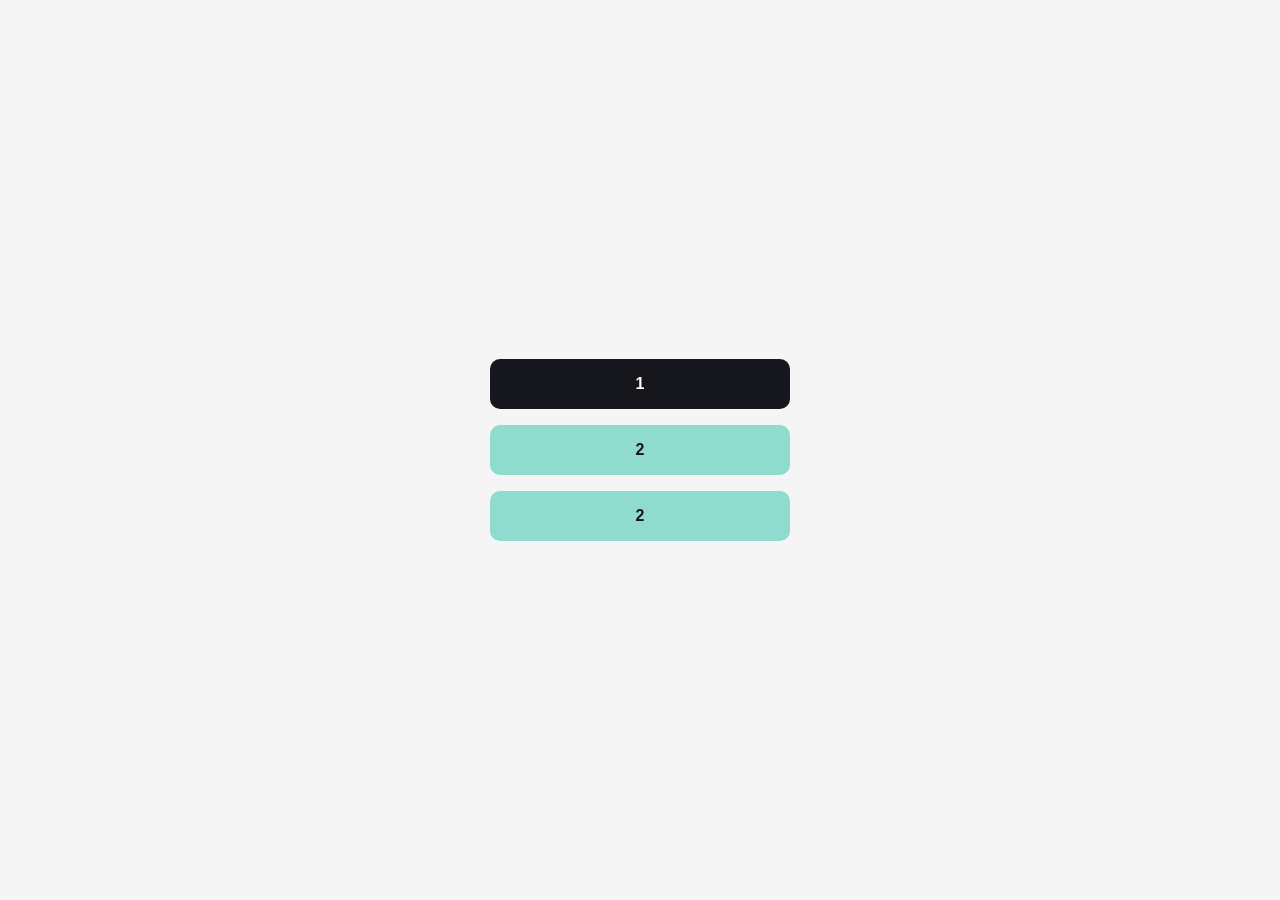
<file: index.html>
<!DOCTYPE html>
    <html lang="en">
    <head>
        <meta charset="UTF-8">
        <meta name="viewport" content="width=device-width, initial-scale=1.0">
        <title>StroomX Links</title>
    </head>

    <body style="
        margin: 0;
        min-height: 100vh;
        display: flex;
        justify-content: center;
        align-items: center;
        background: #f5f5f5;
        font-family: Arial, sans-serif;
    ">

        <div style="
            display: flex;
            flex-direction: column;
            gap: 16px;
            width: 300px;
        ">

            <a target="_blank" href="./StroomX.html" style="
                display: block;
                padding: 16px 20px;
                background: #15171c;
                color: #ffffff;
                text-decoration: none;
                text-align: center;
                border-radius: 10px;
                font-size: 16px;
                font-weight: 600;
            ">
                1
            </a>
            
            <a target="_blank" href="./index2.html" style="
                display: block;
                padding: 16px 20px;
                background: #8fdccf;
                color: #15171c;
                text-decoration: none;
                text-align: center;
                border-radius: 10px;
                font-size: 16px;
                font-weight: 600;
            ">
                2
            </a>
    <a target="_blank" href="./website-3/stroomxweb3.html" style="
                display: block;
                padding: 16px 20px;
                background: #8fdccf;
                color: #15171c;
                text-decoration: none;
                text-align: center;
                border-radius: 10px;
                font-size: 16px;
                font-weight: 600;
            ">
                2
            </a>

        </div>

    </body>
    </html>
</file>
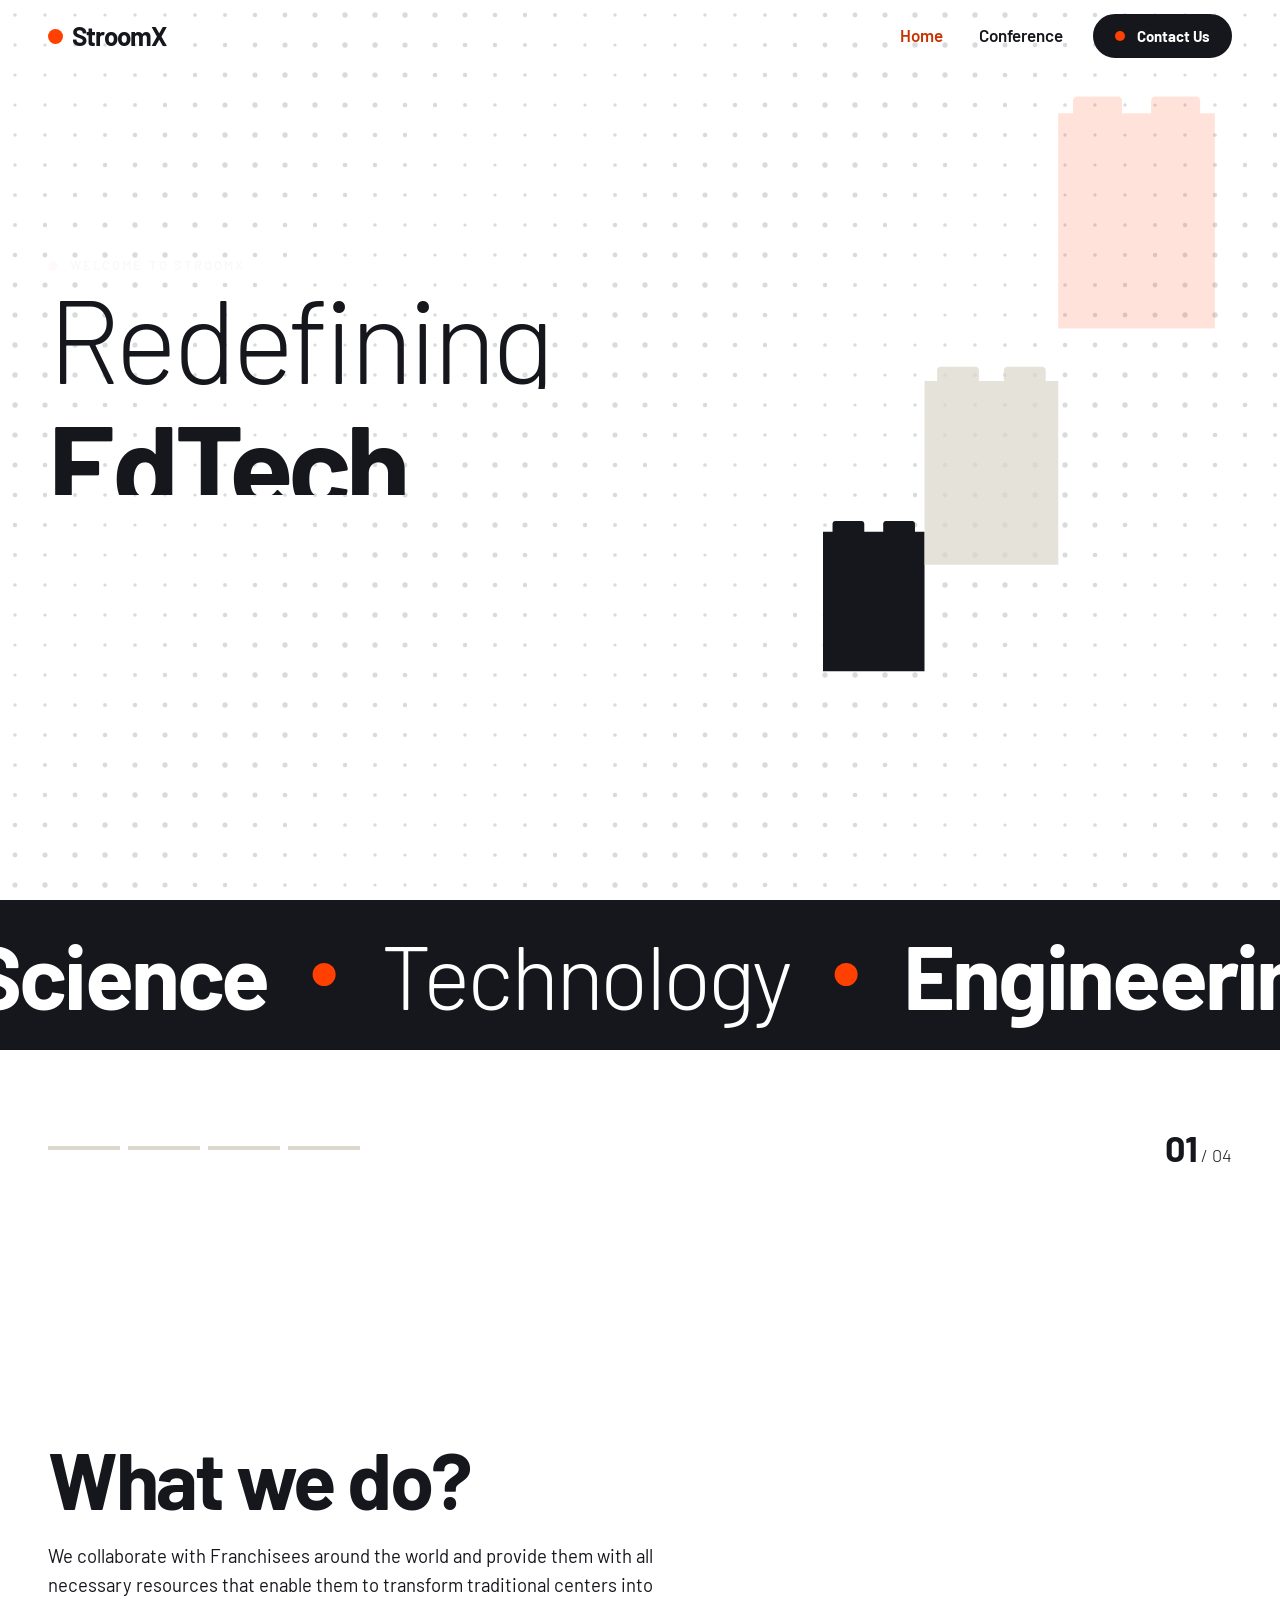
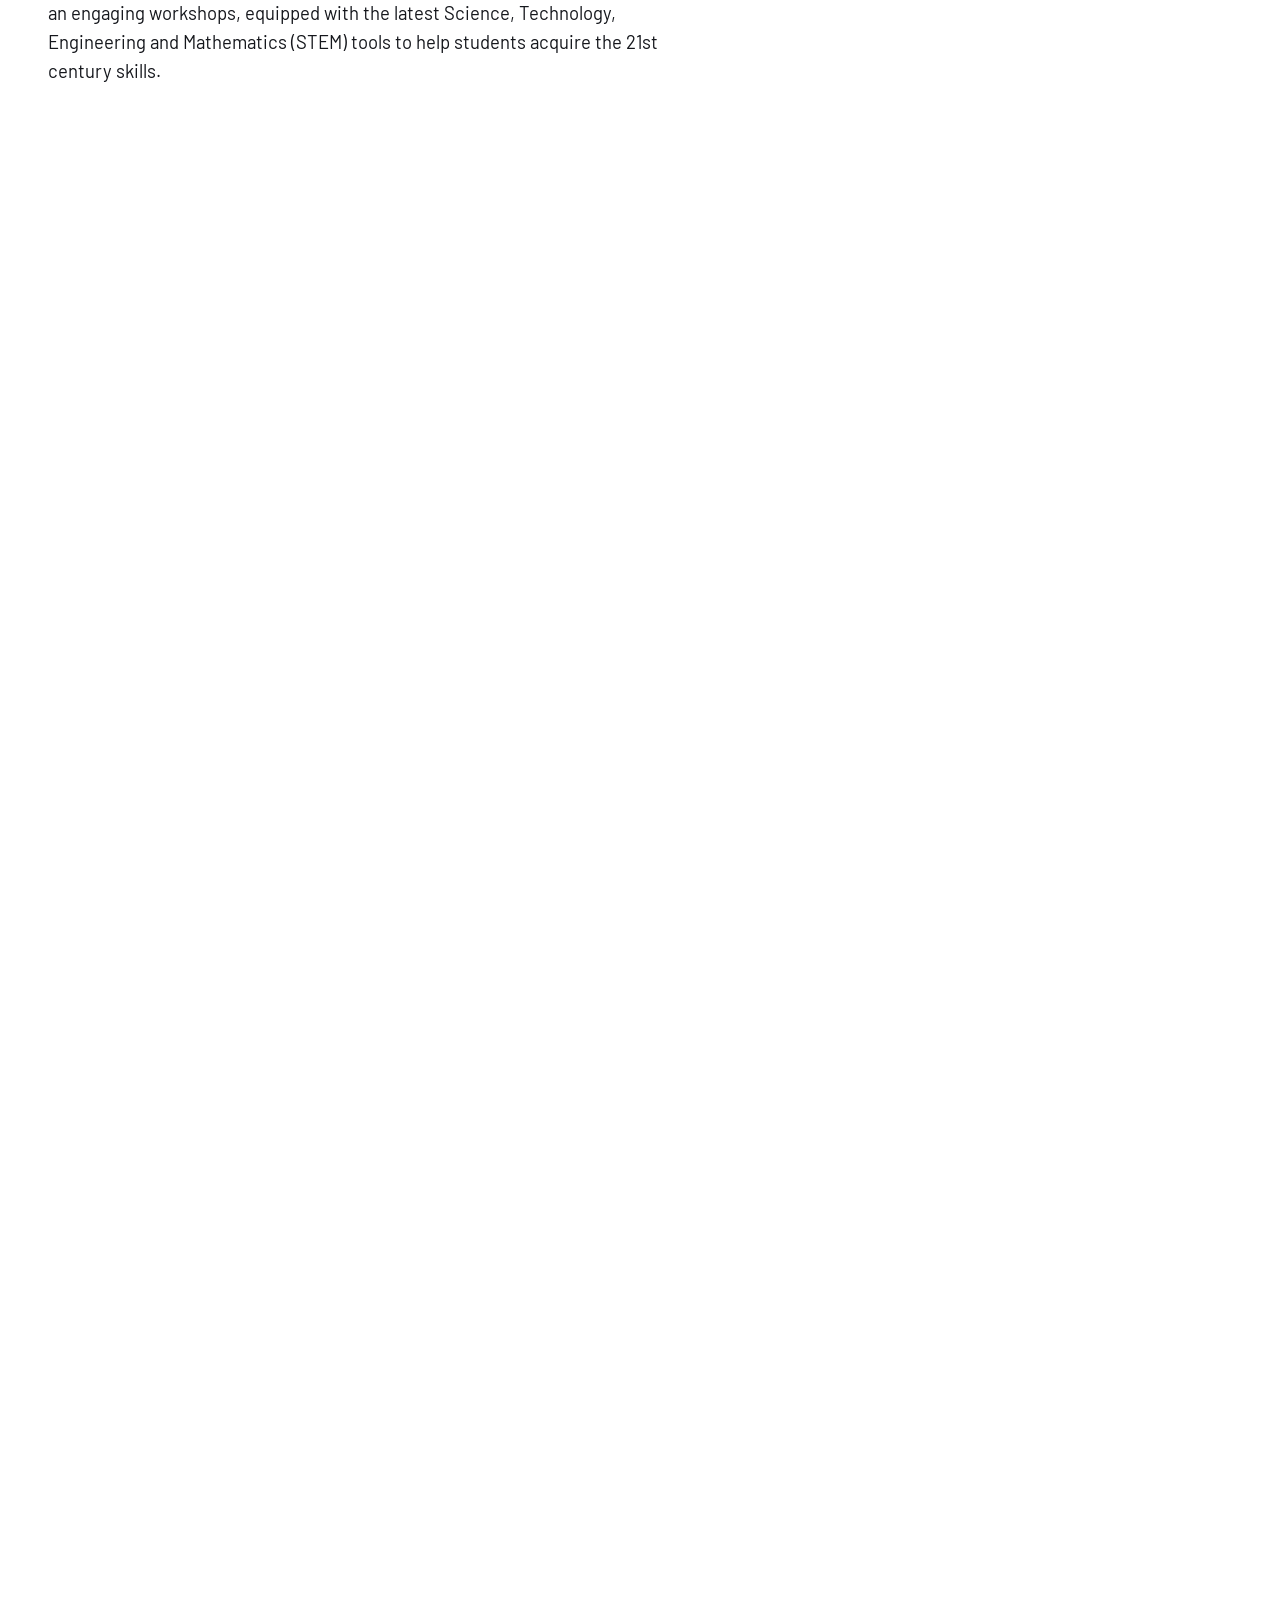
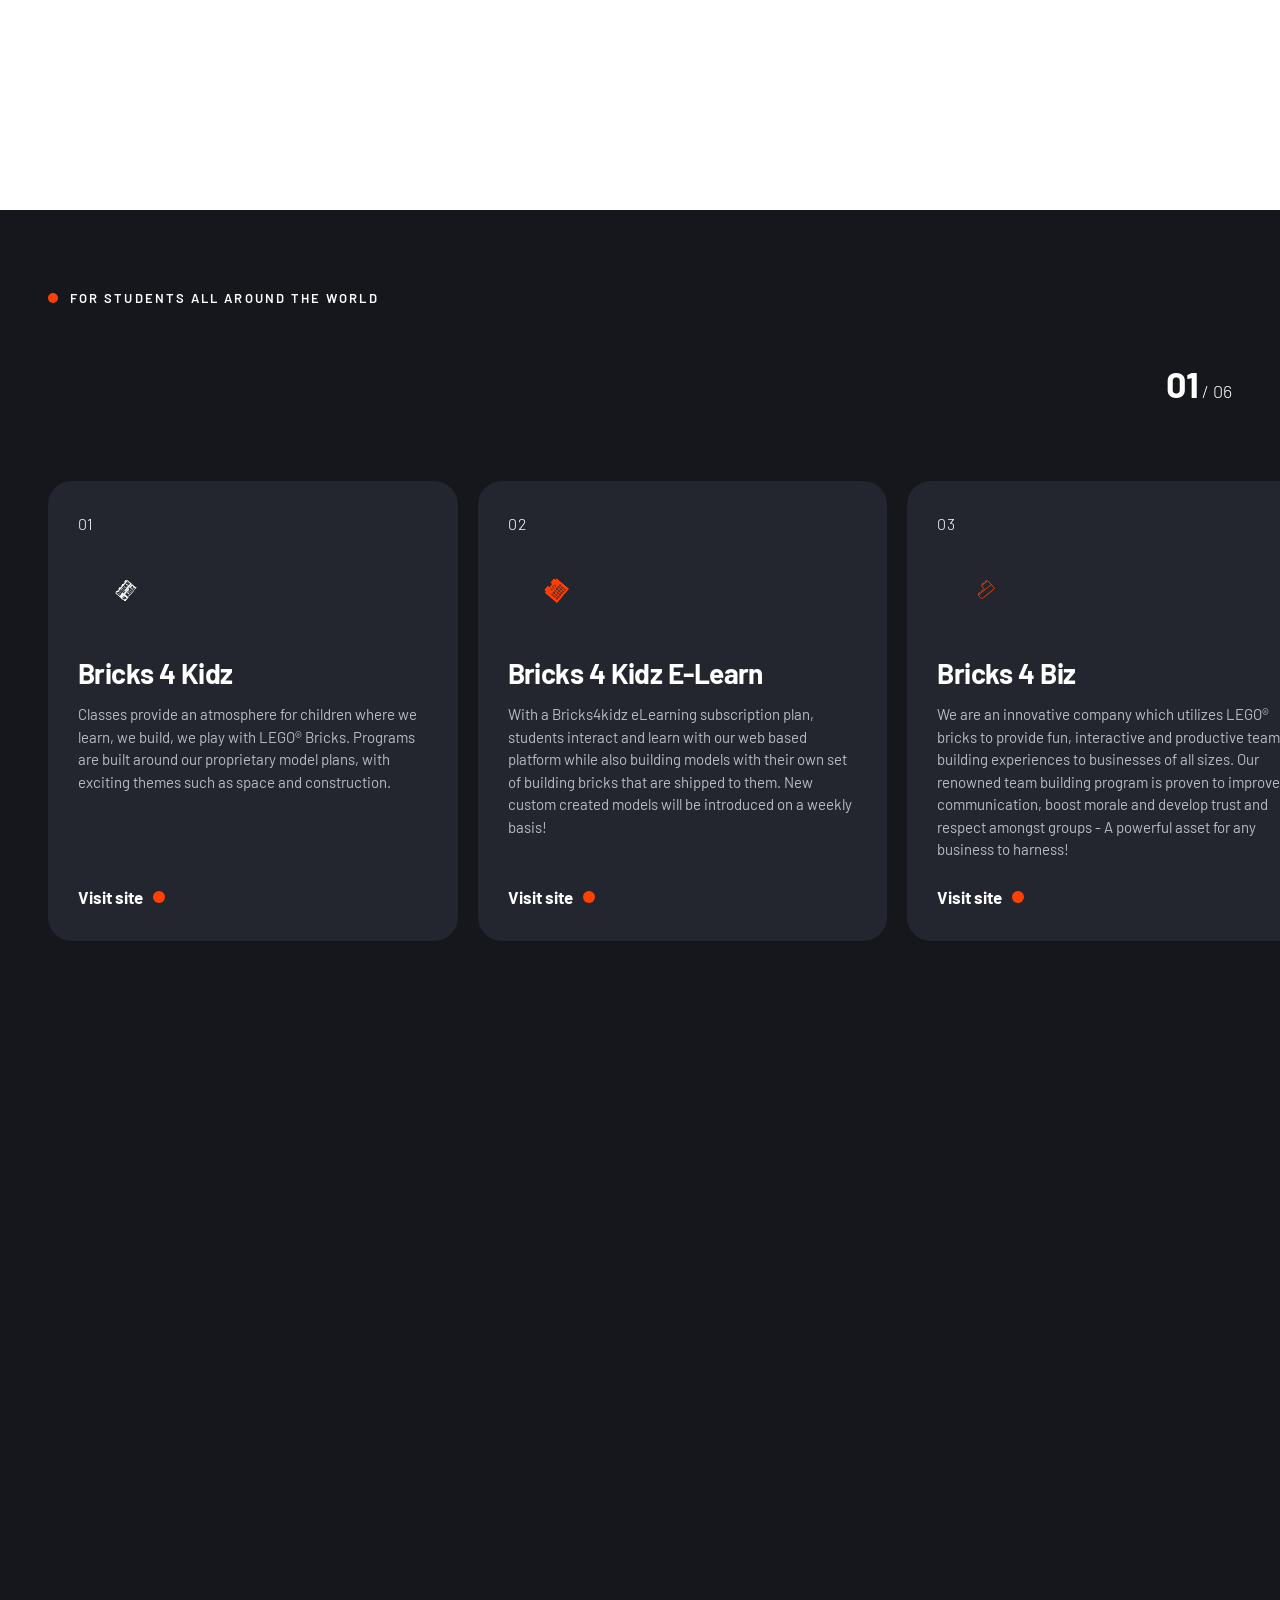
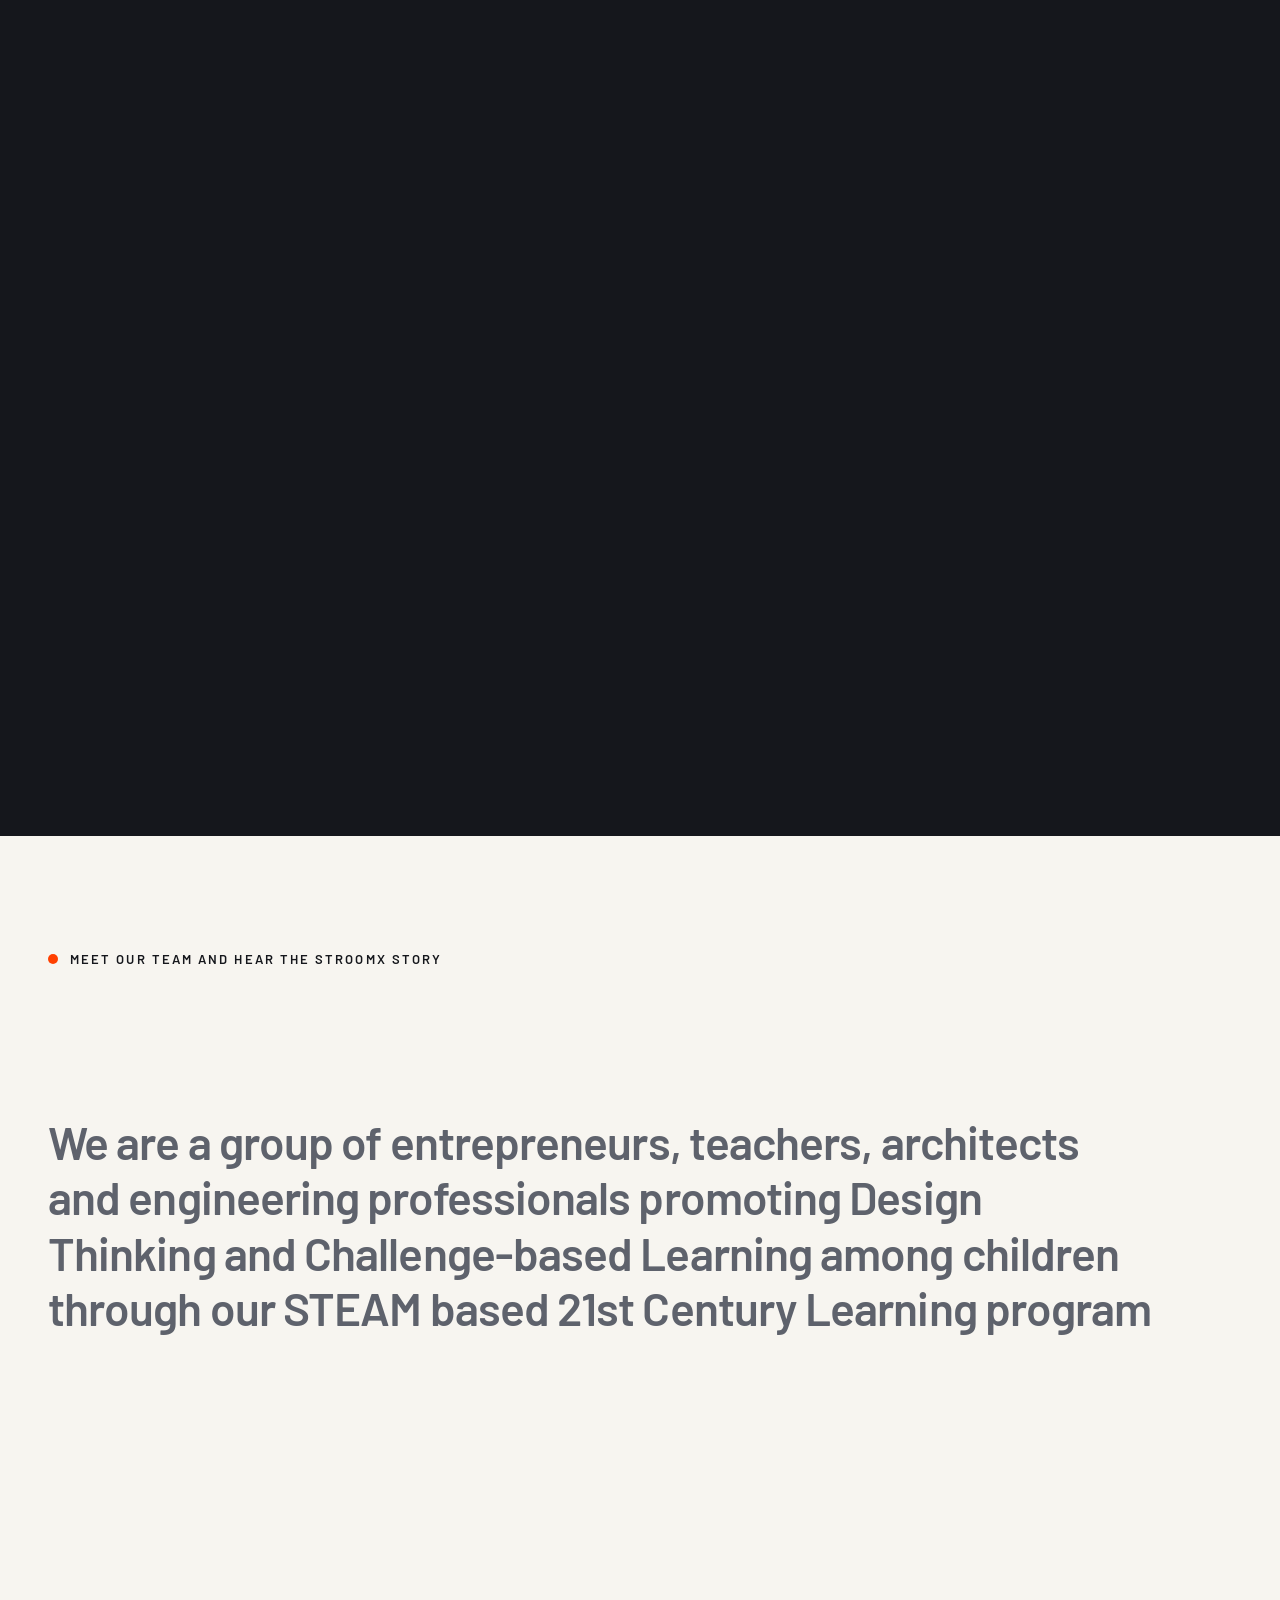
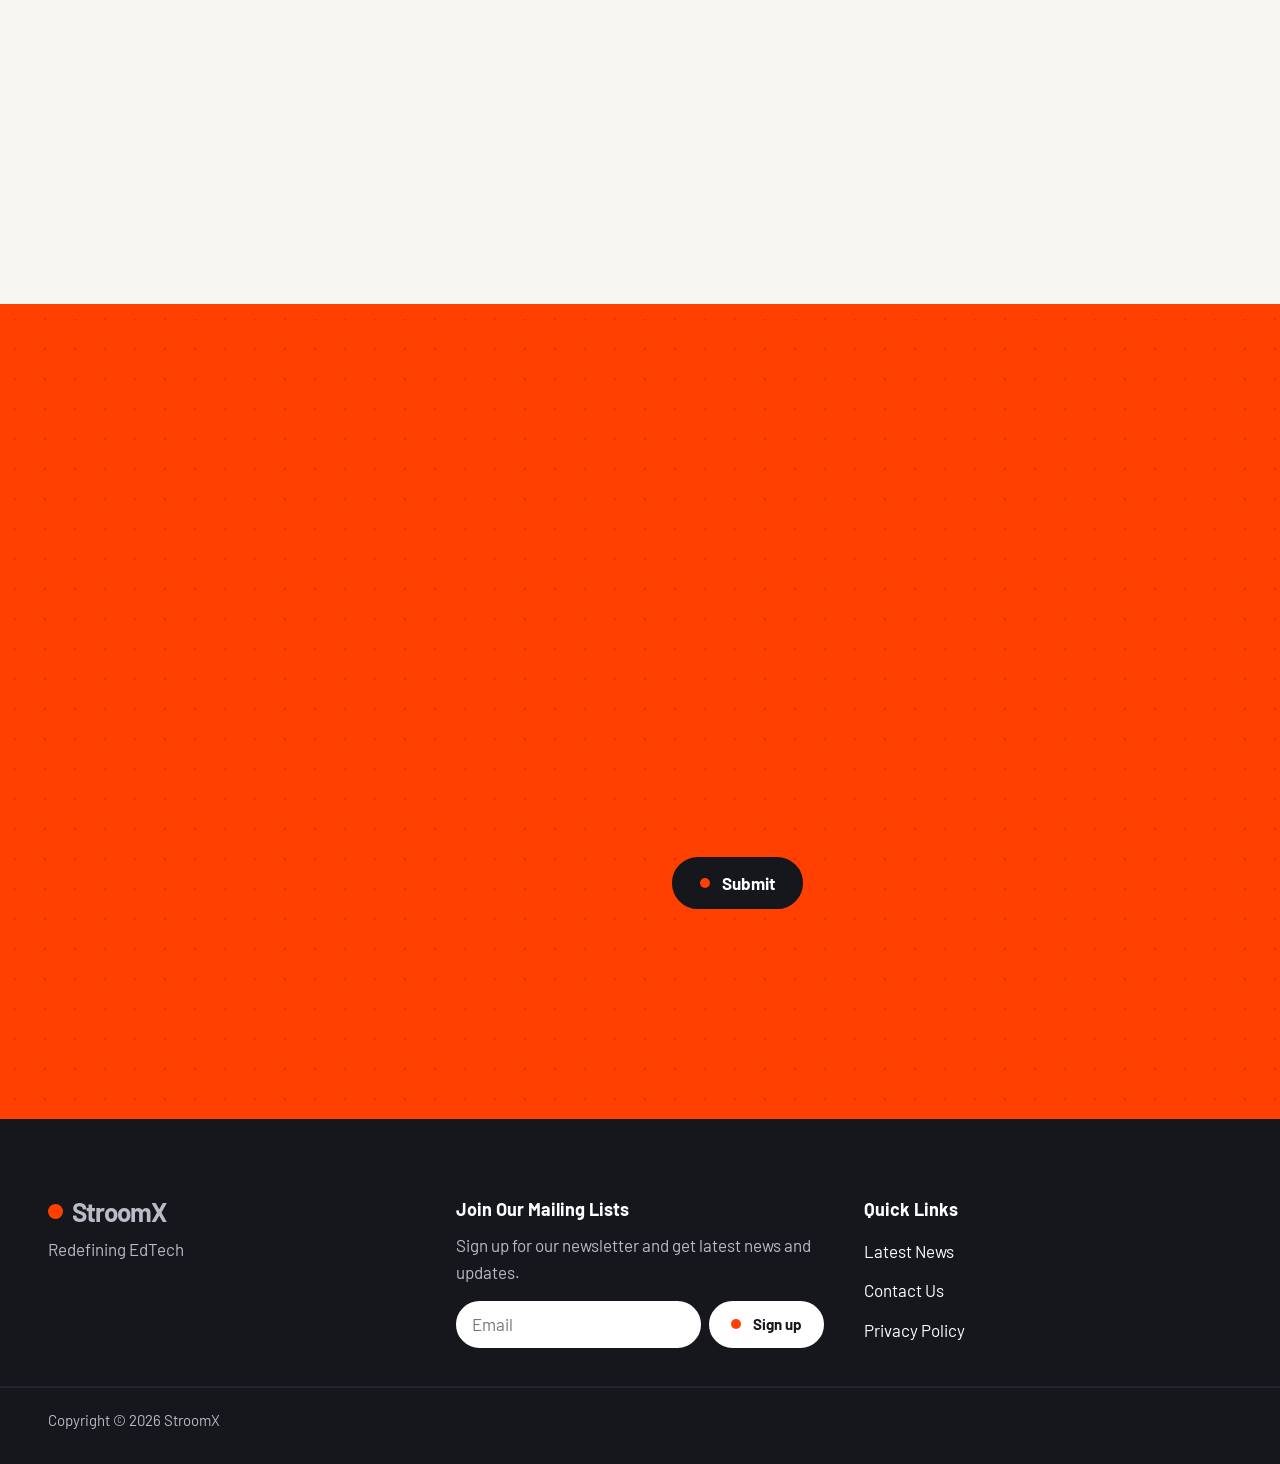
<file: index2.html>
<!doctype html>
<html lang="en" class="no-js">
<head>
<meta charset="utf-8">
<meta name="viewport" content="width=device-width, initial-scale=1, viewport-fit=cover">
<title>StroomX – Redefining EdTech</title>
<meta name="description" content="StroomX: franchisor of Bricks4kidz®, Bricks4schoolz®, and Sew Fun Studios®.">
<link rel="icon" href="data:image/svg+xml,%3Csvg xmlns='http://www.w3.org/2000/svg' viewBox='0 0 16 16'%3E%3Ccircle cx='8' cy='8' r='7' fill='%23FF4000'/%3E%3C/svg%3E">
<link rel="stylesheet" href="css/site.css">
<!-- "js" hides the hero until the intro is ready; "ready" is forced after 2.5s so content can never stay hidden -->
<script>(function (d) { d.className = 'js'; setTimeout(function () { d.classList.add('ready'); }, 2500); })(document.documentElement);</script>
</head>
<body id="top">

<a class="skip-link" href="#main">Skip to content</a>
<div class="progress" aria-hidden="true"></div>

<!-- ============ BLOCK: site-header ============ -->
<header class="site-header" data-block="site-header">
  <div class="wrap site-header__bar">
    <a class="wordmark" href="#top" aria-label="StroomX, home"><i aria-hidden="true"></i>StroomX</a>
    <button class="nav-toggle" type="button" aria-expanded="false" aria-controls="site-nav">
      <span class="nav-toggle__dots" aria-hidden="true"><i></i><i></i><i></i></span>
      <span class="nav-toggle__label">Menu</span>
    </button>
    <nav class="site-nav" id="site-nav" aria-label="Main">
      <ul class="site-nav__list">
        <li><a href="#top" aria-current="page">Home</a></li>
        <li><a href="https://stroomx.com/conference">Conference</a></li>
        <li><a class="btn btn--solid btn--small" href="#contact">Contact Us</a></li>
      </ul>
    </nav>
  </div>
</header>

<main id="main">

<!-- Story structure: every element marked data-thread gets one segment of the scroll-drawn orange line.
     It runs in the side gutters and crosses only through empty .lane spacers, so it never touches text.
     The stud at its tip is the protagonist; it ends on the Submit button. -->

<!-- ============ BLOCK: hero ============ -->
<section class="hero" data-block="hero" data-thread data-thread-start="#hero-hint" style="--bg:#FFFFFF;--thread:#FF4000" aria-labelledby="hero-title">
  <canvas class="studgrid" data-hot="255,64,0" aria-hidden="true"></canvas>
  <div class="wrap hero__grid">
    <div class="hero__copy">
      <p class="eyebrow" data-intro>Welcome to StroomX</p>
      <h1 id="hero-title"><span class="lt">Redefining</span> EdTech</h1>
      <p class="lede" data-intro>Franchisor of Bricks4kidz®, Bricks4schoolz®, and Sew Fun Studios®.</p>
      <div class="btn-row" data-intro>
        <a class="btn btn--solid magnetic" href="#brands">Our Educational Brands</a>
        <a class="btn btn--line magnetic" href="#contact">Get in touch</a>
      </div>
      <p class="hero__hint" id="hero-hint" aria-hidden="true"><span>Scroll</span></p>
    </div>

    <div class="hero__art" aria-hidden="true">
      <span class="mk i-shape-2 hero__float hero__float--a" data-depth="0.9" style="--c:#15171C"></span>
      <span class="mk i-shape-4 hero__float hero__float--b" data-depth="1.6" style="--c:#FF4000"></span>
      <span class="hero__dot hero__dot--1" data-depth="2.2"></span>
      <span class="hero__dot hero__dot--2" data-depth="1.2"></span>
      <!-- Main graphical shape from the B4K assets (Graphical Shapes/Main.svg), recoloured -->
      <svg class="hero__bricks" data-depth="0.4" viewBox="0 0 258.47 152.95" focusable="false">
        <path class="brick" fill="#15171C" d="M6.29,61v-5.39c0-1,.78-1.78,1.78-1.78h17.38c1,0,1.78.78,1.78,1.78v5.39h12.48v-5.39c0-1,.78-1.78,1.78-1.78h17.38c1,0,1.78.78,1.78,1.78v5.39h6.29v91.95H0V61h6.29Z"/>
        <path class="brick" fill="#DCD8CC" d="M75.24,31.8v-7.1c0-1.32,1.03-2.34,2.35-2.34h22.9c1.32,0,2.35,1.03,2.35,2.34v7.1h16.44v-7.1c0-1.32,1.03-2.34,2.35-2.34h22.9c1.32,0,2.35,1.03,2.35,2.34v7.1h8.29v121.16h-88.21V31.8h8.29Z"/>
        <path class="brick" fill="#FF4000" d="M164.87,11.06V2.74c0-1.54,1.2-2.74,2.75-2.74h26.81c1.55,0,2.75,1.2,2.75,2.74v8.32h19.25V2.74c0-1.54,1.2-2.74,2.75-2.74h26.82c1.55,0,2.75,1.2,2.75,2.74v8.32h9.71v141.89h-103.31V11.06h9.71Z"/>
      </svg>
    </div>
  </div>
</section>

<!-- ============ BLOCK: band (speed and direction follow the scroll) ============ -->
<div class="band" data-block="band">
  <p class="sr-only">Science, Technology, Engineering and Mathematics (STEM)</p>
  <div class="band__row" aria-hidden="true">
    <span>Science</span><i></i><span class="lt">Technology</span><i></i><span>Engineering</span><i></i><span class="lt">Mathematics</span><i></i>
    <span>Science</span><i></i><span class="lt">Technology</span><i></i><span>Engineering</span><i></i><span class="lt">Mathematics</span><i></i>
    <span>Science</span><i></i><span class="lt">Technology</span><i></i><span>Engineering</span><i></i><span class="lt">Mathematics</span><i></i>
  </div>
</div>

<!-- ============ BLOCK: what we do (pinned: four chapters, the orange stud changes form) ============ -->
<section class="what" id="what" data-block="what" style="--bg:#FFFFFF;--thread:#FF4000">
  <div class="stage what__stage" data-thread>
    <div class="wrap what__head" aria-hidden="true">
      <div class="what__bars"><i><b></b></i><i><b></b></i><i><b></b></i><i><b></b></i></div>
      <p class="count"><b>01</b> / 04</p>
    </div>
    <div class="lane" aria-hidden="true"></div>
    <div class="wrap what__body">
      <div class="what__chapters">
        <article class="chap">
          <h2>What we do?</h2>
          <p>We collaborate with Franchisees around the world and provide them with all necessary resources that enable them to transform traditional centers into an engaging workshops, equipped with the latest Science, Technology, Engineering and Mathematics (STEM) tools to help students acquire the 21st century skills.</p>
        </article>
        <article class="chap">
          <h2>Curriculum</h2>
          <p>Our franchisees have access to hundreds of model builds and resources that progress from early learning to robotics and coding consisting of numerous activities to engage children with, from After-school classes, field trips, workshops, birthday parties and the all-time favorite themed Camps during the year!</p>
        </article>
        <article class="chap">
          <h2>Marketing</h2>
          <p>Marketing programs streamline efficiencies for all corporate marketing initiatives and for our franchisees with support, through guidance, knowledge, training, and continuing education necessary to reach goals in order to continue to build sustainable, successful businesses.</p>
        </article>
        <article class="chap">
          <h2>Technology</h2>
          <p>We have developed our own Franchise Management System (FMS) to serve our franchisees better. Our FMS web application streamlines the booking process, payments and management of the Bricks 4 Kidz® business for our franchisees.</p>
        </article>
      </div>

      <div class="what__figure" aria-hidden="true">
        <div class="proto-box"><div class="proto"></div></div>
        <p class="proto__n">01</p>
        <div class="sat"><span class="mk i-steam-5"></span><span class="mk i-steam-1"></span><span class="mk i-steam-3"></span><span class="mk i-steam-4"></span></div>
        <div class="sat"><span class="mk i-in-school"></span><span class="mk i-fieldtrips-3"></span><span class="mk i-birthday-party-1"></span><span class="mk i-camps-2"></span></div>
        <div class="sat"><span class="mk i-shape-2"></span><span class="mk i-shape-3"></span><span class="mk i-shape-4"></span><span class="mk i-shape-main"></span></div>
        <div class="sat"><span class="mk i-technology"></span><span class="mk i-coding-1"></span><span class="mk i-ai-1"></span><span class="mk i-robotics-1"></span></div>
      </div>
    </div>
  </div>
</section>

<!-- ============ BLOCK: brands (pinned: horizontal track) ============ -->
<section class="brands" id="brands" data-block="brands" style="--bg:#15171C;--thread:#FF4000" aria-labelledby="brands-title">
  <div class="studs" aria-hidden="true"></div>
  <div class="stage brands__stage" data-thread>
    <div class="wrap brands__head">
      <div>
        <p class="eyebrow">For Students All Around The World</p>
        <h2 id="brands-title" data-split><span class="lt">Our Educational</span> Brands</h2>
      </div>
      <p class="count" aria-hidden="true"><b>01</b> / 06</p>
    </div>
    <div class="brands__viewport">
      <ul class="track">
        <li>
          <a class="brand" href="https://www.bricks4kidz.com/">
            <span class="brand__no" aria-hidden="true">01</span>
            <span class="brand__art"><img src="assets/logos/b4k-logo-white.svg" alt="" width="251" height="180"></span>
            <h3>Bricks 4 Kidz</h3>
            <p>Classes provide an atmosphere for children where we learn, we build, we play with LEGO® Bricks. Programs are built around our proprietary model plans, with exciting themes such as space and construction.</p>
            <span class="brand__go">Visit site</span>
          </a>
        </li>
        <li>
          <a class="brand" href="https://www.bricks4kidzelearn.com/">
            <span class="brand__no" aria-hidden="true">02</span>
            <span class="brand__art"><span class="mk i-coding-1"></span></span>
            <h3>Bricks 4 Kidz E-Learn</h3>
            <p>With a Bricks4kidz eLearning subscription plan, students interact and learn with our web based platform while also building models with their own set of building bricks that are shipped to them. New custom created models will be introduced on a weekly basis!</p>
            <span class="brand__go">Visit site</span>
          </a>
        </li>
        <li>
          <a class="brand" href="https://www.bricks4biz.com/">
            <span class="brand__no" aria-hidden="true">03</span>
            <span class="brand__art"><span class="mk i-shape-3"></span></span>
            <h3>Bricks 4 Biz</h3>
            <p>We are an innovative company which utilizes LEGO® bricks to provide fun, interactive and productive team building experiences to businesses of all sizes. Our renowned team building program is proven to improve communication, boost morale and develop trust and respect amongst groups - A powerful asset for any business to harness!</p>
            <span class="brand__go">Visit site</span>
          </a>
        </li>
        <li>
          <a class="brand" href="https://www.bricks4schoolz.com/">
            <span class="brand__no" aria-hidden="true">04</span>
            <span class="brand__art"><span class="mk i-in-school"></span></span>
            <h3>Bricks 4 Schoolz</h3>
            <p>We ship you a one-of-a-kind Bricks4Kidz® robotics kit that your “Master Builder” will use throughout their Math &amp; Building adventures. This kit comes equipped with unique LEGO® technic parts, motor and battery pack, and can build over thousands of unique models!</p>
            <span class="brand__go">Visit site</span>
          </a>
        </li>
        <li>
          <a class="brand" href="https://www.sewfunstudios.com/">
            <span class="brand__no" aria-hidden="true">05</span>
            <span class="brand__art"><span class="mk i-shape-2"></span></span>
            <h3>Sew Fun Studios</h3>
            <p>Teaches sewing + design principles through classes, camps &amp; parties. With our innovative project-based curriculum we hope to inspire young people to discover the joy of sewing as a lifelong skill and ongoing creative expression.</p>
            <span class="brand__go">Visit site</span>
          </a>
        </li>
        <li>
          <a class="brand" href="https://us.bricks4kidznow.com">
            <span class="brand__no" aria-hidden="true">06</span>
            <span class="brand__art"><span class="mk i-technology"></span></span>
            <h3>BFK FMS</h3>
            <p>We offer Franchise Management System (FMS) to serve our franchisees better. Our FMS web application streamlines the booking process, payments and management of the Bricks 4 Kidz® business for our franchisees.</p>
            <span class="brand__go">Visit site</span>
          </a>
        </li>
      </ul>
    </div>
    <div class="lane" aria-hidden="true"></div>
  </div>
</section>

<!-- ============ BLOCK: team ============ -->
<section class="team" id="team" data-block="team" data-thread style="--bg:#F7F5F0;--thread:#FF4000" aria-labelledby="team-title">
  <div class="studs" aria-hidden="true"></div>
  <div class="wrap">
    <p class="eyebrow">Meet our team and hear the StroomX Story</p>
    <h2 id="team-title" data-split><span class="lt">Our</span> Team</h2>
    <blockquote class="team__quote">
      <p>We are a group of entrepreneurs, teachers, architects and engineering professionals promoting <span data-hl>Design Thinking</span> and <span data-hl>Challenge-based Learning</span> among children through our <span data-hl>STEAM</span> based 21st Century Learning program</p>
    </blockquote>
    <p class="team__bio">Christopher Rego is the founder and CEO of StroomX Education, Teknowland Inc and Bricknowland Dubai - leading education training and learning solutions. Chris has over 20+ years of software and education industry experience.</p>
  </div>
  <div class="lane" aria-hidden="true"></div>
  <div class="wrap">
    <ul class="people">
      <li><i aria-hidden="true">CR</i><div><strong>Christopher Rego</strong><span>Founder &amp; CEO</span></div></li>
      <li><i aria-hidden="true">AR</i><div><strong>Ann Rego</strong><span>President</span></div></li>
      <li><i aria-hidden="true">ER</i><div><strong>Emmanuel Rego</strong><span>Co-CEO</span></div></li>
      <li><i aria-hidden="true">DC</i><div><strong>Dalyn Clarke</strong><span>Customer Success Manager</span></div></li>
      <li><i aria-hidden="true">JM</i><div><strong>Jennie Morris</strong><span>Account Specialist</span></div></li>
      <li><i aria-hidden="true">CH</i><div><strong>Chris Howard</strong><span>Curriculum Director</span></div></li>
      <li><i aria-hidden="true">MB</i><div><strong>Mike Ballard</strong><span>Curriculum Developer</span></div></li>
      <li><i aria-hidden="true">SB</i><div><strong>Shahed Bagwan</strong><span>Curriculum R&amp;D</span></div></li>
      <li><i aria-hidden="true">ZK</i><div><strong>Zaid Khan</strong><span>Business Development</span></div></li>
      <li><i aria-hidden="true">SK</i><div><strong>Shyam Krishnan</strong><span>Marketing Manager</span></div></li>
      <li><i aria-hidden="true">AA</i><div><strong>Ajmal Alavi</strong><span>Director of Technology</span></div></li>
      <li><i aria-hidden="true">AA</i><div><strong>Ahmed Abdelsalam</strong><span>Software Engineer</span></div></li>
    </ul>
  </div>
</section>

<!-- ============ BLOCK: contact (the thread ends on the button) ============ -->
<section class="contact" id="contact" data-block="contact" data-thread data-thread-end="#contact-submit" style="--bg:#FF4000;--thread:#FFFFFF" aria-labelledby="contact-title">
  <div class="studs" aria-hidden="true"></div>
  <canvas class="studgrid" data-hot="255,255,255" aria-hidden="true"></canvas>
  <div class="wrap contact__grid">
    <div class="contact__copy">
      <h2 id="contact-title" data-split><span class="lt">Get in</span> touch</h2>
      <p class="lede">We would love to hear from you! If you have any questions or need support, send us a message and one of our awesome team members will get in touch with you as soon as possible.</p>
      <dl class="contact__facts">
        <div><dt>Find us</dt><dd>StroomX LLC<br>860 Hillview Ct, Suite 310,<br>Milpitas, CA 95035</dd></div>
        <div><dt>Have Questions?</dt><dd><a href="mailto:support@stroomx.com">support@stroomx.com</a><br>9 AM – 6 PM, Mon-Fri<br>1-888-STR-00-MX<br>(Toll Free: <a href="tel:+18887870069">1-888-787-0069</a>)</dd></div>
      </dl>
    </div>

    <form class="form" id="contact-form" novalidate>
      <div class="form__row">
        <label>First name <b aria-hidden="true">*</b><input type="text" name="first" autocomplete="given-name" required></label>
        <label>Last name <b aria-hidden="true">*</b><input type="text" name="last" autocomplete="family-name" required></label>
      </div>
      <label>Email <b aria-hidden="true">*</b><input type="email" name="email" autocomplete="email" required></label>
      <label>Comment or Message <b aria-hidden="true">*</b><textarea name="message" rows="4" required></textarea></label>
      <div class="lane" aria-hidden="true"></div>
      <div class="form__foot">
        <button class="btn btn--solid" id="contact-submit" type="submit">Submit</button>
        <p class="form__status" role="status" aria-live="polite"></p>
      </div>
    </form>
  </div>
</section>

</main>

<!-- ============ BLOCK: site-footer ============ -->
<footer class="site-footer" data-block="site-footer" style="--bg:#15171C">
  <div class="studs" aria-hidden="true"></div>
  <div class="wrap site-footer__grid">
    <div>
      <p class="wordmark wordmark--light"><i aria-hidden="true"></i>StroomX</p>
      <p class="site-footer__tag">Redefining EdTech</p>
    </div>
    <form class="news" id="news-form" novalidate>
      <h2>Join Our Mailing Lists</h2>
      <p>Sign up for our newsletter and get latest news and updates.</p>
      <div class="news__row">
        <label class="sr-only" for="news-email">Email</label>
        <input id="news-email" type="email" name="email" autocomplete="email" placeholder="Email" required>
        <button class="btn btn--light btn--small" type="submit">Sign up</button>
      </div>
      <p class="form__status" role="status" aria-live="polite"></p>
    </form>
    <nav aria-label="Quick Links">
      <h2>Quick Links</h2>
      <ul>
        <li><a href="https://stroomx.com/latest-news/">Latest News</a></li>
        <li><a href="#contact">Contact Us</a></li>
        <li><a href="https://stroomx.com/privacy-policy-2/">Privacy Policy</a></li>
      </ul>
    </nav>
  </div>
  <div class="wrap site-footer__legal">
    <p>Copyright © 2026 StroomX</p>
  </div>
</footer>

<!-- GSAP is served from this folder (vendor/gsap), not from a CDN -->
<script src="vendor/gsap/gsap.min.js" defer></script>
<script src="vendor/gsap/ScrollTrigger.min.js" defer></script>
<script src="vendor/gsap/SplitText.min.js" defer></script>
<script src="js/site.js" defer></script>
</body>
</html>
</file>
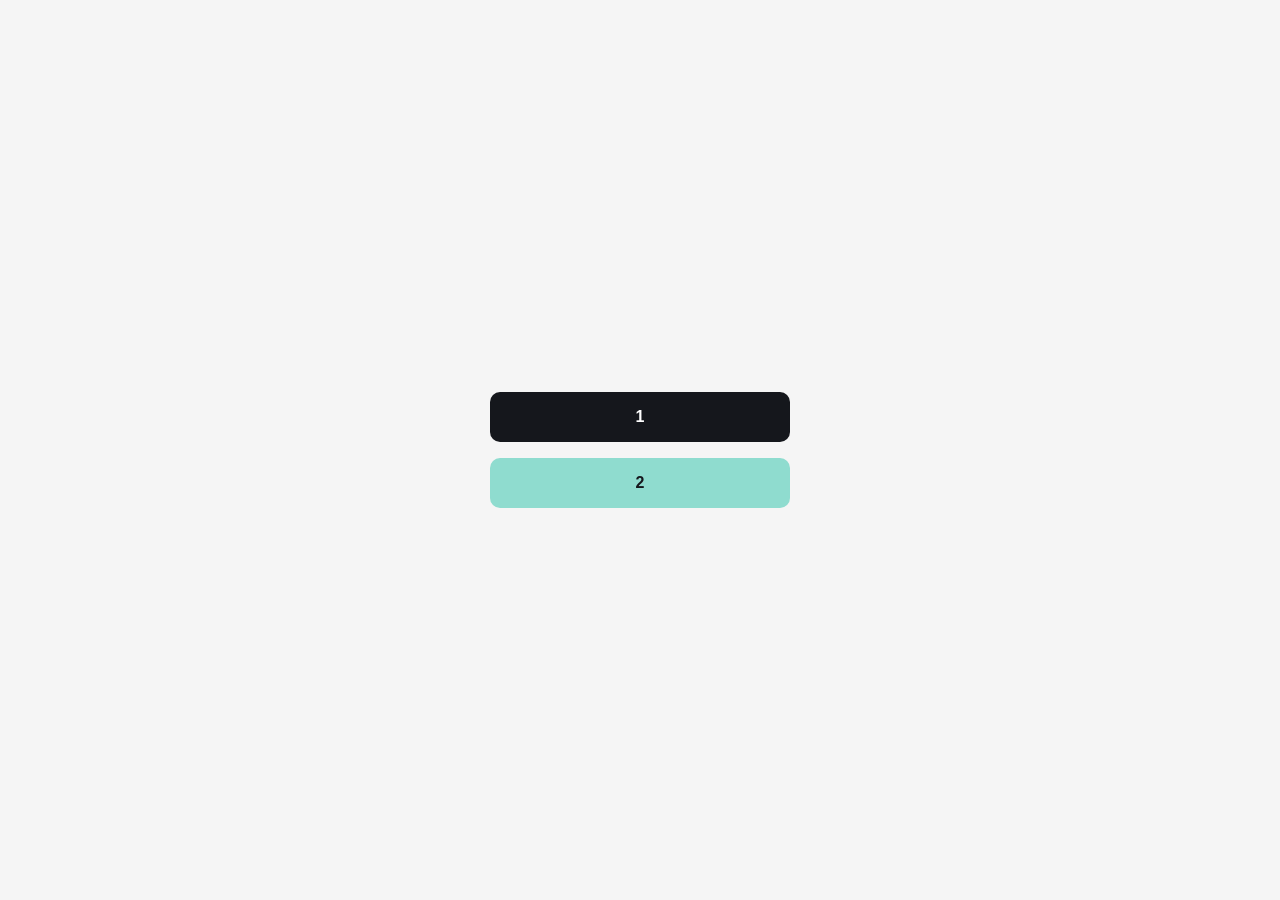
<file: stroomx-website/main.html>
<!DOCTYPE html>
    <html lang="en">
    <head>
        <meta charset="UTF-8">
        <meta name="viewport" content="width=device-width, initial-scale=1.0">
        <title>StroomX Links</title>
    </head>

    <body style="
        margin: 0;
        min-height: 100vh;
        display: flex;
        justify-content: center;
        align-items: center;
        background: #f5f5f5;
        font-family: Arial, sans-serif;
    ">

        <div style="
            display: flex;
            flex-direction: column;
            gap: 16px;
            width: 300px;
        ">

            <a target="_blank" href="./index.html" style="
                display: block;
                padding: 16px 20px;
                background: #15171c;
                color: #ffffff;
                text-decoration: none;
                text-align: center;
                border-radius: 10px;
                font-size: 16px;
                font-weight: 600;
            ">
                1
            </a>
            
            <a target="_blank" href="./StroomX.html" style="
                display: block;
                padding: 16px 20px;
                background: #8fdccf;
                color: #15171c;
                text-decoration: none;
                text-align: center;
                border-radius: 10px;
                font-size: 16px;
                font-weight: 600;
            ">
                2
            </a>

        </div>

    </body>
    </html>
</file>
<file: css/site.css>
/* StroomX homepage prototype.
   One accent colour (StroomX orange #FF4000) on white, bone and ink. Shapes and icons are the
   Bricks 4 Kidz brand assets, used as flat single-colour silhouettes and never stretched.
   Flat solid colours only: no gradients, shadows, blur or glow. Font: Barlow (local files).

   Layout modes:
   - default: static, readable page (no JS, reduced motion, or GSAP missing)
   - .has-story: the scroll story is running (thread, scrubbed motion)
   - .has-pins: tall viewport, "What we do" is a pinned scene
   - .has-track: tall and wide viewport, the brands are a pinned horizontal track */

/* ---------- Fonts (local files, no third-party font service) ---------- */
@font-face { font-family: 'Barlow'; src: url('../assets/fonts/Barlow-Light.ttf') format('truetype'); font-weight: 300; font-display: swap; }
@font-face { font-family: 'Barlow'; src: url('../assets/fonts/Barlow-Regular.ttf') format('truetype'); font-weight: 400; font-display: swap; }
@font-face { font-family: 'Barlow'; src: url('../assets/fonts/Barlow-SemiBold.ttf') format('truetype'); font-weight: 600; font-display: swap; }
@font-face { font-family: 'Barlow'; src: url('../assets/fonts/Barlow-Bold.ttf') format('truetype'); font-weight: 700; font-display: swap; }

/* ---------- Tokens ---------- */
:root {
  --orange: #FF4000;        /* StroomX orange, the only accent */
  --orange-deep: #C73200;   /* same hue, darker: small orange text on white */
  --ink: #15171C;
  --ink-2: #23262E;
  --paper: #FFFFFF;
  --bone: #F7F5F0;
  --line: #DCD8CC;
  --mute: #5E626C;
  --mute-on-ink: #B9BCC6;

  --wrap: 1200px;
  --gutter: clamp(20px, 5vw, 48px);
  --edge: max(var(--gutter), calc((100vw - var(--wrap)) / 2));
  --header-h: 72px;
  --bounce: cubic-bezier(.34, 1.56, .64, 1);
  --ease: cubic-bezier(.2, .7, .2, 1);
  --stud-w: 56px; --stud-h: 14px;
}

/* ---------- Base ---------- */
*, *::before, *::after { box-sizing: border-box; }
html { scroll-padding-top: calc(var(--header-h) + 12px); -webkit-text-size-adjust: 100%; }
body { margin: 0; font-family: 'Barlow', sans-serif; font-size: 1.0625rem; line-height: 1.6; color: var(--ink); background: var(--paper); overflow-x: hidden; -webkit-font-smoothing: antialiased; }
img, svg { max-width: 100%; height: auto; display: block; }
h1, h2, h3, p, ul, dl, dd, blockquote { margin: 0; }
ul { padding: 0; list-style: none; }
a { color: inherit; }
h1, h2, h3 { font-weight: 700; line-height: 1; letter-spacing: -.03em; }
h2 { font-size: clamp(2.4rem, 6.2vw, 5rem); }
h3 { font-size: 1.75rem; line-height: 1.1; letter-spacing: -.02em; }
.lt { font-weight: 300; }
.lede { font-size: clamp(1.125rem, 1.7vw, 1.375rem); line-height: 1.45; max-width: 34em; }
.eyebrow { display: flex; align-items: center; gap: 12px; font-size: .8125rem; font-weight: 600; line-height: 1.3; letter-spacing: .16em; text-transform: uppercase; }
.eyebrow::before { content: ''; flex: none; width: 10px; height: 10px; border-radius: 50%; background: var(--orange); }
.wrap { width: 100%; max-width: calc(var(--wrap) + var(--gutter) * 2); margin-inline: auto; padding-inline: var(--gutter); }
.sr-only { position: absolute; width: 1px; height: 1px; overflow: hidden; clip-path: inset(50%); white-space: nowrap; }
.count { font-size: 1.125rem; font-weight: 300; line-height: 1; white-space: nowrap; }
.count b { font-size: 2.25rem; font-weight: 700; letter-spacing: -.03em; }

:focus-visible { outline: 3px solid var(--ink); outline-offset: 3px; border-radius: 6px; }
.band :focus-visible, .brands :focus-visible, .site-footer :focus-visible { outline-color: var(--paper); }

.skip-link { position: absolute; left: 12px; top: -80px; z-index: 100; background: var(--ink); color: var(--paper); padding: 10px 16px; border-radius: 8px; font-weight: 700; }
.skip-link:focus { top: 12px; }
.progress { position: fixed; left: 0; top: 0; z-index: 60; width: 100%; height: 4px; background: var(--orange); transform: scaleX(0); transform-origin: 0 50%; }

/* B4K brand SVG used as a flat single-colour silhouette (uniform scale via contain) */
.mk { display: block; width: 100%; aspect-ratio: var(--ar, 1); background-color: var(--c, currentColor);
  -webkit-mask-position: center; mask-position: center; -webkit-mask-size: contain; mask-size: contain; -webkit-mask-repeat: no-repeat; mask-repeat: no-repeat; }
.i-shape-2 { --ar: 268 / 270; -webkit-mask-image: url('../assets/shapes/shape-2.svg'); mask-image: url('../assets/shapes/shape-2.svg'); }
.i-shape-3 { --ar: 311 / 218; -webkit-mask-image: url('../assets/shapes/shape-3.svg'); mask-image: url('../assets/shapes/shape-3.svg'); }
.i-shape-4 { --ar: 277 / 257; -webkit-mask-image: url('../assets/shapes/shape-4.svg'); mask-image: url('../assets/shapes/shape-4.svg'); }
.i-shape-main { --ar: 258 / 153; -webkit-mask-image: url('../assets/shapes/shape-main.svg'); mask-image: url('../assets/shapes/shape-main.svg'); }
.i-steam-1 { --ar: 65 / 67; -webkit-mask-image: url('../assets/icons/steam-1.svg'); mask-image: url('../assets/icons/steam-1.svg'); }
.i-steam-3 { --ar: 65 / 67; -webkit-mask-image: url('../assets/icons/steam-3.svg'); mask-image: url('../assets/icons/steam-3.svg'); }
.i-steam-4 { --ar: 65 / 67; -webkit-mask-image: url('../assets/icons/steam-4.svg'); mask-image: url('../assets/icons/steam-4.svg'); }
.i-steam-5 { --ar: 65 / 67; -webkit-mask-image: url('../assets/icons/steam-5.svg'); mask-image: url('../assets/icons/steam-5.svg'); }
.i-in-school { --ar: 81 / 67; -webkit-mask-image: url('../assets/icons/in-school.svg'); mask-image: url('../assets/icons/in-school.svg'); }
.i-fieldtrips-3 { --ar: 67 / 64; -webkit-mask-image: url('../assets/icons/fieldtrips-3.svg'); mask-image: url('../assets/icons/fieldtrips-3.svg'); }
.i-birthday-party-1 { --ar: 1; -webkit-mask-image: url('../assets/icons/birthday-party-1.svg'); mask-image: url('../assets/icons/birthday-party-1.svg'); }
.i-camps-2 { --ar: 66 / 67; -webkit-mask-image: url('../assets/icons/camps-2.svg'); mask-image: url('../assets/icons/camps-2.svg'); }
.i-technology { --ar: 1; -webkit-mask-image: url('../assets/icons/technology.svg'); mask-image: url('../assets/icons/technology.svg'); }
.i-coding-1 { --ar: 69 / 67; -webkit-mask-image: url('../assets/icons/coding-1.svg'); mask-image: url('../assets/icons/coding-1.svg'); }
.i-ai-1 { --ar: 1; -webkit-mask-image: url('../assets/icons/ai-1.svg'); mask-image: url('../assets/icons/ai-1.svg'); }
.i-robotics-1 { --ar: 1; -webkit-mask-image: url('../assets/icons/robotics-1.svg'); mask-image: url('../assets/icons/robotics-1.svg'); }

/* Split headline lines are revealed from behind a mask; keep room for descenders */
.line, .line-mask { padding-bottom: .12em; margin-bottom: -.12em; }

/* ---------- Sections, stud edges, lanes ---------- */
main > section, .site-footer { position: relative; background: var(--bg); }
.studs { position: absolute; left: 0; right: 0; bottom: 100%; height: var(--stud-h); margin-bottom: -1px; background: var(--bg);
  -webkit-mask: url('../assets/shapes/studs.svg') center bottom / var(--stud-w) var(--stud-h) repeat-x;
  mask: url('../assets/shapes/studs.svg') center bottom / var(--stud-w) var(--stud-h) repeat-x; }
.lane { height: clamp(40px, 6vw, 72px); }
.stage { padding-block: clamp(56px, 8vw, 104px); }

/* ---------- The thread: one scroll-drawn line, its tip is the stud ---------- */
[data-thread] { position: relative; isolation: isolate; }
.thread { position: absolute; inset: 0; z-index: -1; width: 100%; height: 100%; overflow: visible; pointer-events: none; }
.thread__line { fill: none; stroke: var(--thread); stroke-width: 4; stroke-linecap: round; stroke-linejoin: round; visibility: hidden; }
.thread__meas { fill: none; stroke: none; }
.thread__stud { fill: var(--thread); stroke: var(--bg); stroke-width: 3; }

/* Stud grid that reacts to the pointer; it stays at 30% strength or less because text sits on it */
.studgrid { position: absolute; inset: 0; z-index: -1; width: 100%; height: 100%; }

/* ---------- Buttons ---------- */
.btn { display: inline-flex; align-items: center; justify-content: center; gap: 12px; min-height: 52px; padding: 12px 26px;
  font: inherit; font-weight: 700; line-height: 1.2; text-decoration: none; text-align: center; white-space: nowrap;
  color: var(--btn-fg); background: var(--btn-bg); border: 2px solid var(--btn-edge, var(--btn-bg)); border-radius: 99px; cursor: pointer;
  transition: background-color .25s, color .25s, border-color .25s; }
.btn::before { content: ''; flex: none; width: 10px; height: 10px; border-radius: 50%; background: var(--btn-dot, var(--orange)); transition: transform .3s var(--bounce), background-color .25s; }
.btn:hover::before, .btn:focus-visible::before { transform: scale(1.6); }
.btn--small { min-height: 44px; padding: 8px 20px; font-size: .9375rem; }
.btn--solid { --btn-bg: var(--ink); --btn-fg: var(--paper); }
.btn--solid:hover, .btn--solid:focus-visible { --btn-bg: var(--orange); --btn-fg: var(--ink); --btn-dot: var(--ink); }
.btn--line { --btn-bg: transparent; --btn-fg: var(--ink); --btn-edge: var(--ink); }
.btn--line:hover, .btn--line:focus-visible { --btn-bg: var(--ink); --btn-fg: var(--paper); }
.btn--light { --btn-bg: var(--paper); --btn-fg: var(--ink); }
.btn--light:hover, .btn--light:focus-visible { --btn-bg: var(--orange); --btn-dot: var(--ink); }
.contact .btn--solid:hover, .contact .btn--solid:focus-visible { --btn-bg: var(--paper); --btn-fg: var(--ink); --btn-edge: var(--ink); --btn-dot: var(--orange); }
.btn-row { display: flex; flex-wrap: wrap; gap: 14px; margin-top: 34px; }

/* ============ BLOCK: site-header ============ */
.site-header { position: fixed; left: 0; right: 0; top: 0; z-index: 50; border-bottom: 2px solid transparent; transition: background-color .25s, border-color .25s; }
.site-header.is-solid { background: var(--paper); border-bottom-color: var(--ink); }
.site-header__bar { display: flex; align-items: center; justify-content: space-between; gap: 20px; height: var(--header-h); }
.wordmark { display: inline-flex; align-items: center; gap: 9px; font-size: 1.625rem; font-weight: 700; line-height: 1; letter-spacing: -.04em; text-decoration: none; }
.wordmark i { width: 15px; height: 15px; border-radius: 50%; background: var(--orange); transition: transform .35s var(--bounce); }
.wordmark:hover i { transform: scale(1.5); }
.wordmark--light { color: var(--paper); }

.nav-toggle { display: inline-flex; align-items: center; gap: 10px; min-height: 44px; padding: 8px 16px; font: inherit; font-weight: 700; color: var(--ink);
  background: var(--paper); border: 2px solid var(--ink); border-radius: 99px; cursor: pointer; }
.nav-toggle__dots { display: flex; gap: 4px; }
.nav-toggle__dots i { width: 6px; height: 6px; border-radius: 50%; background: var(--ink); transition: transform .3s var(--bounce), background-color .2s; }
.nav-toggle[aria-expanded="true"] .nav-toggle__dots i { background: var(--orange); }
.nav-toggle[aria-expanded="true"] .nav-toggle__dots i:nth-child(2) { transform: scale(1.6); }
.site-nav { position: absolute; left: 0; right: 0; top: 100%; display: none; padding: 8px var(--gutter) 24px; background: var(--paper); border-bottom: 2px solid var(--ink); }
.site-nav.is-open { display: block; }
.site-nav__list > li + li { margin-top: 6px; }
.site-nav__list a:not(.btn) { display: block; padding: 14px 4px; font-weight: 600; text-decoration: none; border-bottom: 2px solid var(--bone); }
.site-nav__list a:not(.btn):hover, .site-nav__list a[aria-current="page"] { color: var(--orange-deep); }
.site-nav__list .btn { width: 100%; margin-top: 14px; }
@media (min-width: 760px) {
  .nav-toggle { display: none; }
  .site-nav { position: static; display: block; padding: 0; background: none; border: 0; }
  .site-nav__list { display: flex; align-items: center; gap: 8px; }
  .site-nav__list > li + li { margin-top: 0; }
  .site-nav__list a:not(.btn) { padding: 10px 14px; border: 0; border-radius: 99px; transition: background-color .2s; }
  .site-nav__list a:not(.btn):hover { background: var(--bone); color: var(--ink); }
  .site-nav__list .btn { width: auto; margin: 0 0 0 8px; }
}

/* ============ BLOCK: hero ============ */
.hero { display: flex; align-items: center; min-height: 100svh; padding-block: calc(var(--header-h) + clamp(20px, 5vw, 56px)) clamp(48px, 7vw, 88px); overflow: hidden; }
.hero__grid { display: grid; gap: 36px; align-items: center; }
.hero h1 { margin: 20px 0 26px; font-size: clamp(3.25rem, 9.2vw, 8.5rem); line-height: .9; letter-spacing: -.04em; }
.hero h1 .lt { display: block; }
.hero .lede { max-width: 22em; }
.hero__hint { display: none; margin-top: 36px; padding-left: 4px; font-size: .75rem; font-weight: 600; line-height: 1.3; letter-spacing: .2em; text-transform: uppercase; }
.has-story .hero__hint { display: block; }
.hero__art { position: relative; width: 100%; max-width: 520px; margin-inline: auto; aspect-ratio: 1 / .92; }
.hero__bricks { position: absolute; left: 4%; bottom: 0; width: 92%; overflow: visible; }
.hero__float { position: absolute; }
.hero__float--a { left: 2%; top: 0; width: 24%; }
.hero__float--b { right: 0; top: 4%; width: 21%; }
.hero__dot { position: absolute; border-radius: 50%; aspect-ratio: 1; }
.hero__dot--1 { left: 38%; top: 10%; width: 9%; background: var(--orange); }
.hero__dot--2 { left: 8%; top: 40%; width: 4%; background: var(--ink); }
/* Hidden until the intro timeline has set its start positions (see the inline script in <head>) */
.js:not(.ready) .hero h1, .js:not(.ready) .hero [data-intro], .js:not(.ready) .hero__art { visibility: hidden; }
@media (min-width: 900px) { .hero__grid { grid-template-columns: 1.25fr .75fr; gap: 48px; } }

/* ============ BLOCK: band ============ */
.band { padding-block: clamp(16px, 2.6vw, 30px); background: var(--ink); color: var(--paper); overflow-x: clip; }
.band__row { display: flex; align-items: center; gap: clamp(20px, 3.5vw, 48px); width: max-content; padding-left: var(--gutter);
  font-size: clamp(2.25rem, 7vw, 5.75rem); font-weight: 700; line-height: 1; letter-spacing: -.03em; white-space: nowrap; }
.band__row i { flex: none; width: .26em; height: .26em; border-radius: 50%; background: var(--orange); }

/* ============ BLOCK: what we do ============ */
.what__head { display: flex; align-items: center; justify-content: space-between; gap: 20px; }
.what__bars { display: flex; gap: 8px; }
.what__bars i { display: block; width: clamp(28px, 7vw, 72px); height: 4px; background: var(--line); }
.what__bars b { display: block; height: 100%; background: var(--orange); transform: scaleX(0); transform-origin: 0 50%; }
.what__body { display: grid; gap: clamp(24px, 4vw, 64px); align-items: center; }
.what__chapters { display: grid; gap: clamp(40px, 6vw, 72px); }
.chap h2 { margin-bottom: clamp(14px, 2vw, 24px); }
.chap p { max-width: 34em; font-size: clamp(1rem, 1.45vw, 1.1875rem); line-height: 1.55; }
.what__figure { position: relative; width: min(60vw, 300px); aspect-ratio: 1; margin-inline: auto; }
.proto-box { position: absolute; inset: 0; display: grid; place-items: center; }
.proto { width: 46%; height: 46%; border-radius: 50%; background: var(--orange); }
.proto__n { position: absolute; inset: 0; display: grid; place-items: center; font-size: clamp(1.75rem, 5vw, 3.25rem); font-weight: 700; letter-spacing: -.03em; color: var(--paper); }
.sat { position: absolute; inset: 0; display: none; color: var(--ink); }
.proto__n + .sat, .has-pins .sat { display: block; }
.sat .mk { position: absolute; width: 23%; }
.sat .mk:nth-child(1) { left: 0; top: 0; }
.sat .mk:nth-child(2) { right: 0; top: 0; }
.sat .mk:nth-child(3) { left: 0; bottom: 0; }
.sat .mk:nth-child(4) { right: 0; bottom: 0; }
.what__head { display: none; }
.has-pins .what__head { display: flex; }
@media (min-width: 860px) {
  .what__body { grid-template-columns: 1.1fr .9fr; }
  .what__figure { width: min(100%, 440px, 52vh); }
}

/* ============ BLOCK: brands ============ */
.brands { color: var(--paper); overflow-x: clip; }
.brands__head { display: flex; align-items: flex-end; justify-content: space-between; gap: 20px; margin-bottom: clamp(28px, 4vw, 48px); }
.brands__head h2 { margin-top: 16px; }
.brands__head .count { display: none; }
.track { position: relative; display: grid; gap: 20px; grid-template-columns: repeat(auto-fill, minmax(min(100%, 320px), 1fr));
  max-width: calc(var(--wrap) + var(--gutter) * 2); margin-inline: auto; padding-inline: var(--gutter); }
.track > li { display: flex; }
.brand { position: relative; display: flex; flex-direction: column; gap: 14px; width: 100%; padding: clamp(20px, 3vw, 30px); color: var(--paper); background: var(--ink-2);
  text-decoration: none; border-radius: 24px; transition: background-color .3s, color .3s, transform .4s var(--bounce); }
.brand__no { font-size: 1rem; font-weight: 300; letter-spacing: .08em; }
.brand__art { display: block; width: clamp(60px, 9vw, 96px); height: clamp(60px, 9vw, 96px); margin: -8px 0 6px; color: var(--orange); }
.brand__art .mk { width: auto; height: 100%; max-width: 100%; }
.brand__art img { width: 100%; height: 100%; object-fit: contain; object-position: 0 50%; }
.brand p { font-size: .9375rem; line-height: 1.5; color: var(--mute-on-ink); transition: color .3s; }
.brand__go { display: inline-flex; align-items: center; gap: 10px; margin-top: auto; padding-top: 8px; font-weight: 700; }
.brand__go::after { content: ''; width: 12px; height: 12px; border-radius: 50%; background: var(--orange); transition: width .3s var(--bounce), background-color .3s; }
.brand:hover, .brand:focus-visible { background: var(--orange); color: var(--ink); transform: translateY(-8px); }
.brand:hover p, .brand:focus-visible p { color: var(--ink); }
.brand:hover .brand__art, .brand:focus-visible .brand__art { color: var(--ink); }
.brand:hover .brand__go::after, .brand:focus-visible .brand__go::after { width: 34px; border-radius: 6px; background: var(--ink); }

/* ============ BLOCK: team ============ */
.team { padding-block: clamp(64px, 9vw, 128px); }
.team h2 { margin: 16px 0 clamp(28px, 4vw, 56px); }
.team__quote p { max-width: 24em; font-size: clamp(1.5rem, 3.6vw, 2.875rem); font-weight: 600; line-height: 1.2; letter-spacing: -.02em; }
[data-hl] { color: var(--orange-deep); }
.team__bio { max-width: 40em; margin-top: clamp(24px, 3vw, 40px); padding-left: 20px; border-left: 4px solid var(--orange); color: var(--mute); }
.people { display: grid; gap: 14px 24px; grid-template-columns: repeat(auto-fill, minmax(min(100%, 250px), 1fr)); }
.people li { display: flex; align-items: center; gap: 14px; padding: 12px 0; border-top: 2px solid var(--line); transition: border-color .25s; }
.people i { flex: none; display: grid; place-items: center; width: 52px; height: 52px; border-radius: 26px; background: var(--orange); color: var(--ink);
  font-style: normal; font-weight: 700; letter-spacing: .02em; transition: border-radius .35s var(--ease), transform .35s var(--bounce); }
.people strong { display: block; line-height: 1.25; }
.people span { display: block; font-size: .9375rem; line-height: 1.35; color: var(--mute); }
.people li:hover { border-top-color: var(--ink); }
.people li:hover i { border-radius: 10px; transform: rotate(-8deg) scale(1.08); }

/* ============ BLOCK: contact ============ */
.contact { padding-block: clamp(64px, 9vw, 128px) clamp(72px, 10vw, 136px); overflow-x: clip; }
.contact__grid { display: grid; gap: clamp(32px, 5vw, 72px); align-items: start; }
.contact h2 { font-size: clamp(3rem, 10.5vw, 8rem); line-height: .9; letter-spacing: -.04em; margin-bottom: clamp(20px, 3vw, 36px); }
.contact h2 .lt { display: block; }
.contact__facts { display: grid; gap: 24px; grid-template-columns: repeat(auto-fit, minmax(min(100%, 220px), 1fr)); margin-top: clamp(28px, 4vw, 48px); }
.contact__facts dt { margin-bottom: 8px; font-size: .8125rem; font-weight: 700; letter-spacing: .16em; text-transform: uppercase; }
.contact__facts dd { line-height: 1.5; }
.contact__facts a { font-weight: 600; text-underline-offset: 3px; }
/* The form sits straight on the orange so the thread can reach its button */
.form { display: grid; gap: 16px; }
.form__row { display: grid; gap: 16px; grid-template-columns: repeat(auto-fit, minmax(min(100%, 180px), 1fr)); }
.form label { display: block; font-size: .9375rem; font-weight: 600; }
.form label input, .form label textarea { display: block; margin-top: 6px; }
.form label b { font-weight: 700; }
.form input, .form textarea, .news input { width: 100%; min-height: 50px; padding: 12px 14px; font: inherit; font-weight: 400; color: var(--ink); background: var(--paper);
  border: 2px solid var(--ink); border-radius: 12px; transition: background-color .2s; }
.form textarea { resize: vertical; }
.form input:focus, .form textarea:focus { background: var(--bone); }
.form .lane { height: 44px; }
.form__foot { display: flex; flex-wrap: wrap; align-items: center; gap: 12px 20px; }
.form__status { font-size: .9375rem; font-weight: 600; line-height: 1.35; }
.form__status:empty { display: none; }
@media (min-width: 900px) { .contact__grid { grid-template-columns: 1fr 1fr; } .form { margin-top: 12px; } }

/* ============ BLOCK: site-footer ============ */
.site-footer { color: var(--paper); }
.site-footer__grid { display: grid; gap: 36px 40px; grid-template-columns: repeat(auto-fit, minmax(min(100%, 230px), 1fr)); padding-block: clamp(48px, 7vw, 80px) 36px; }
.site-footer__tag { margin-top: 10px; color: var(--mute-on-ink); }
.site-footer h2 { margin-bottom: 12px; font-size: 1.125rem; letter-spacing: 0; line-height: 1.2; }
.site-footer p { color: var(--mute-on-ink); }
.news__row { display: flex; gap: 8px; margin-top: 14px; }
.news input { min-height: 44px; padding: 8px 14px; border-color: var(--paper); border-radius: 99px; }
.news .form__status { margin-top: 10px; color: var(--paper); }
.site-footer li a { display: inline-block; padding: 6px 0; text-decoration: none; transition: transform .25s var(--bounce), color .2s; }
.site-footer li a:hover { color: var(--orange); transform: translateX(6px); }
.site-footer__legal { padding-block: 20px 32px; border-top: 2px solid var(--ink-2); font-size: .9375rem; }

/* ============ Pinned scenes ============ */
.has-pins .what__stage { display: flex; flex-direction: column; height: 100svh; padding-block: calc(var(--header-h) + 8px) clamp(22px, 4vh, 44px); overflow-x: clip; }
.has-pins .what__stage .lane { flex: none; height: clamp(30px, 5vh, 56px); }
.has-pins .what__body { flex: 1; min-height: 0; align-content: center; }
.has-pins .what__chapters { gap: 0; }
.has-pins .chap { grid-area: 1 / 1; align-self: center; }
.has-pins .what__figure { width: min(52vw, 24vh); }
@media (min-width: 860px) { .has-pins .what__figure { width: min(100%, 440px, 52vh); } }

.has-track .brands__stage { display: flex; flex-direction: column; height: 100svh; padding-block: calc(var(--header-h) + 8px) clamp(22px, 4vh, 44px); overflow-x: clip; }
.has-track .brands__stage .lane { flex: none; height: clamp(34px, 6vh, 64px); }
.has-track .brands__head { margin-bottom: 0; }
.has-track .brands__head .count { display: block; }
.has-track .brands__viewport { flex: 1; display: flex; align-items: center; min-height: 0; overflow-x: clip; }
.has-track .track { display: flex; gap: 20px; width: max-content; max-width: none; margin: 0; padding-inline: var(--edge); }
.has-track .track > li { flex: 0 0 clamp(320px, 32vw, 430px); }
.has-track .brand { min-height: min(54vh, 460px); }

/* ---------- Calm fallback ---------- */
@media (prefers-reduced-motion: reduce) {
  *, *::before, *::after { animation: none !important; transition: none !important; }
}
</file>
